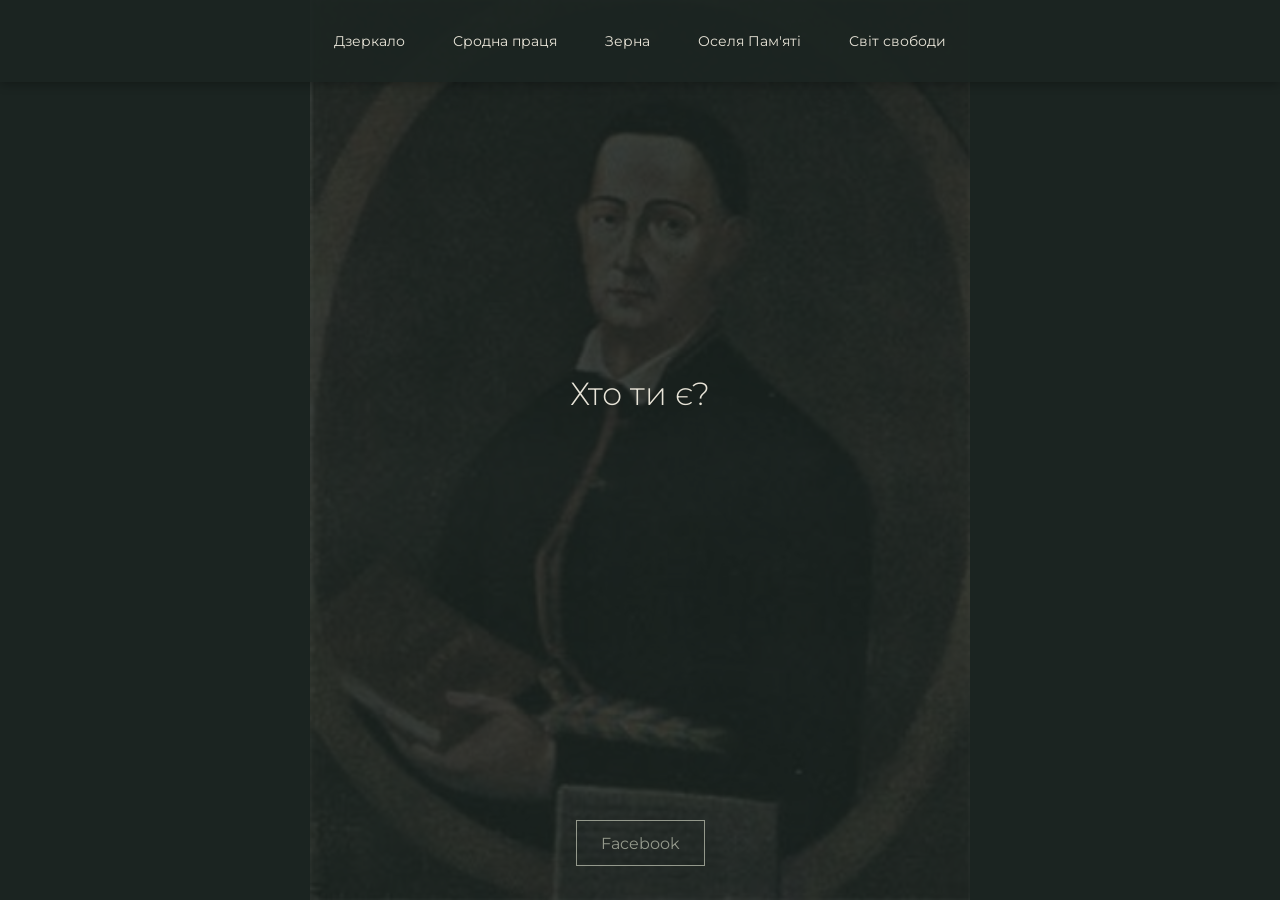
<file: index.html>
<!DOCTYPE html>
<html lang="uk">
<head>
    <meta charset="UTF-8">
    <meta name="viewport" content="width=device-width, initial-scale=1.0">
    <title>Григорій Сковорода: Сад думок</title>
    <link rel="stylesheet" href="css/style.css">
    <link rel="preconnect" href="https://fonts.googleapis.com">
    <link rel="preconnect" href="https://fonts.gstatic.com" crossorigin>
    <link href="https://fonts.googleapis.com/css2?family=Montserrat:wght@300;400&family=Lora:ital@1&display=swap" rel="stylesheet">
</head>
<body class="page-index">
    <header id="main-header"></header>
    <main class="mirror-container">
        <div id="mirror" class="mirror">
            <h1 id="mirror-question">Хто ти є?</h1>
        </div>
        <div id="quote-container" class="quote-container"></div>
    </main>
    <div id="main-footer"></div>
    <script src="js/main.js"></script>
</body>
</html>
</file>
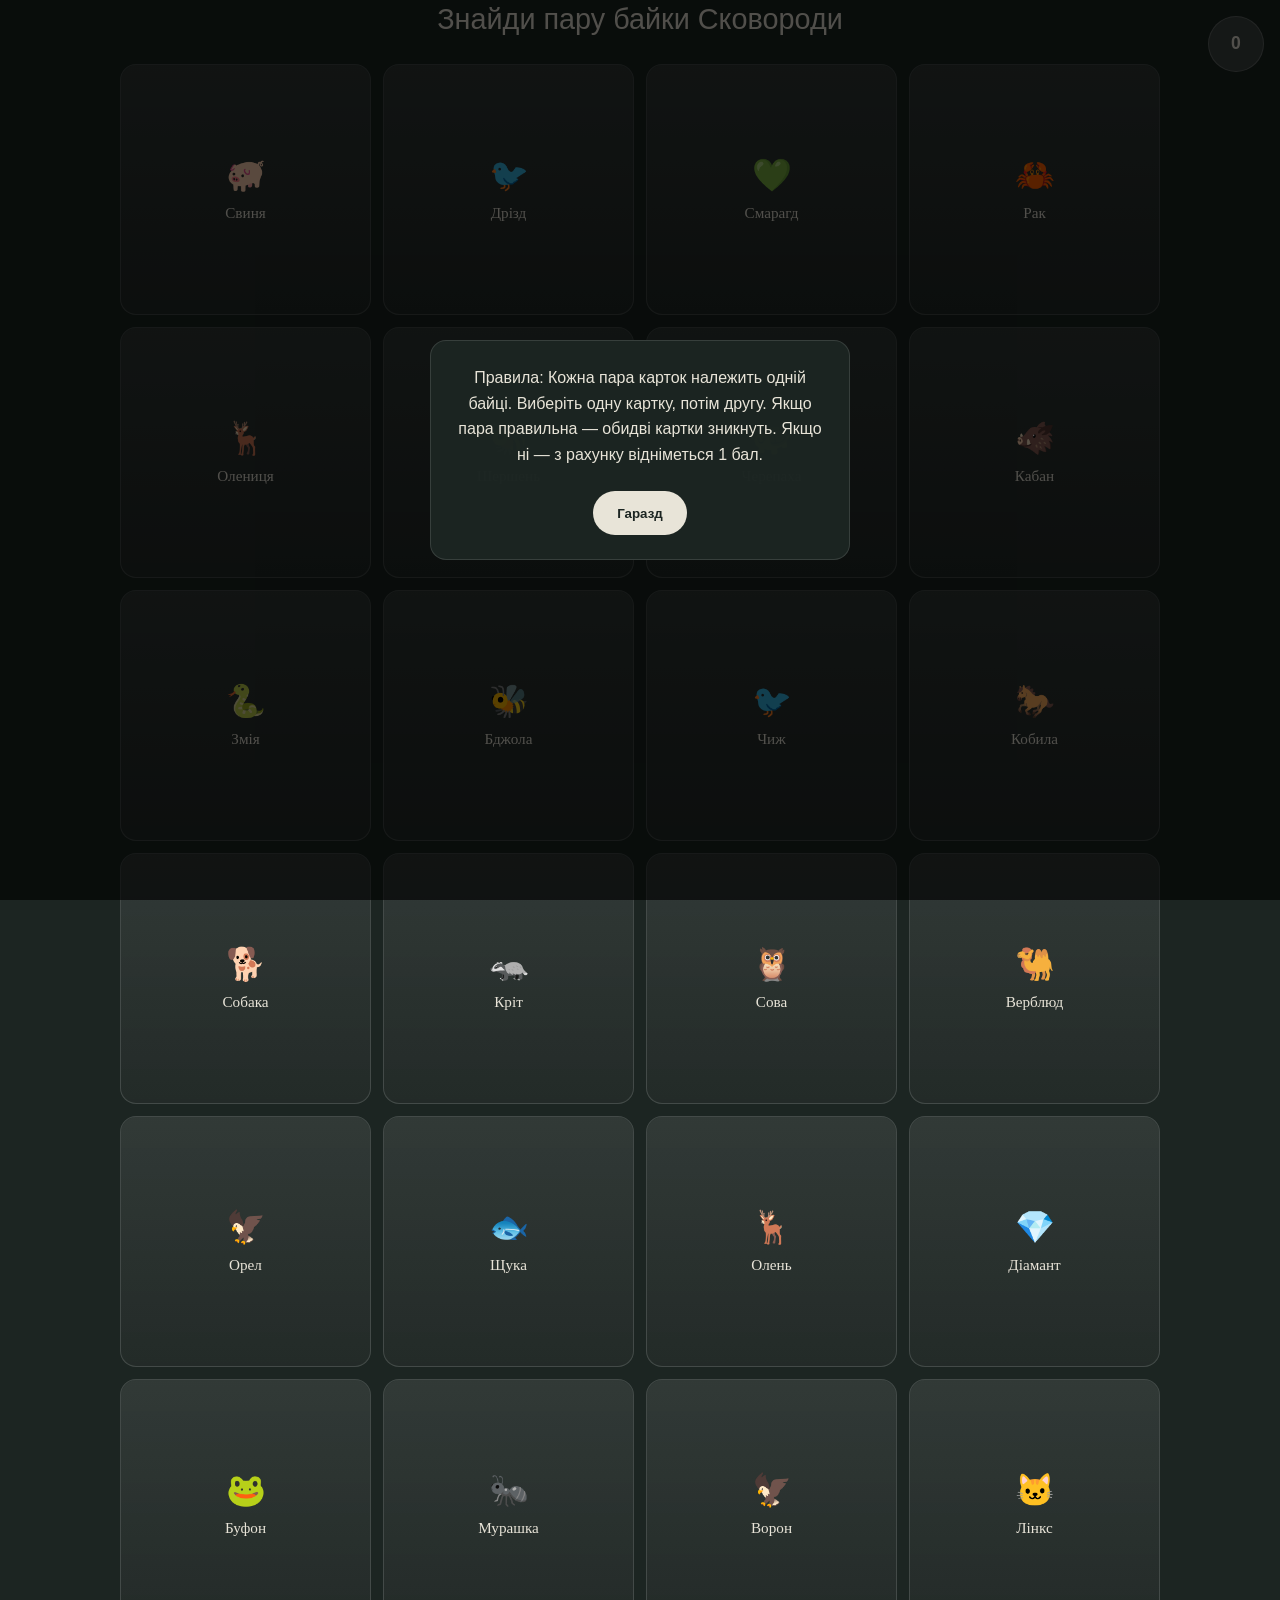
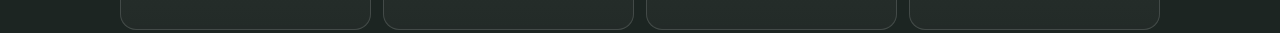
<file: fable-match.html>
<!DOCTYPE html>
<html lang="uk">
<head>
    <meta charset="UTF-8">
    <meta name="viewport" content="width=device-width, initial-scale=1.0">
    <title>Міні-гра: Знайди пару байки Сковороди</title>
    <link rel="stylesheet" href="css/style.css">
</head>
<body class="page-fable-game">
    <main>
        <section class="game-area">
            <h1 class="page-title">Знайди пару байки Сковороди</h1>

            <div class="scoreboard">
                <div class="score-card"><strong id="score-value">0</strong><span>Очки</span></div>
            </div>

            <div class="game-grid" id="game-grid"></div>
        </section>
    </main>

    <div class="modal-overlay hidden" id="modal-overlay">
        <div class="modal-box">
            <p id="modal-text"></p>
            <button class="modal-button" id="modal-close">Гаразд</button>
        </div>
    </div>

    <script src="js/fable-match.js"></script>
</body>
</html>
</file>
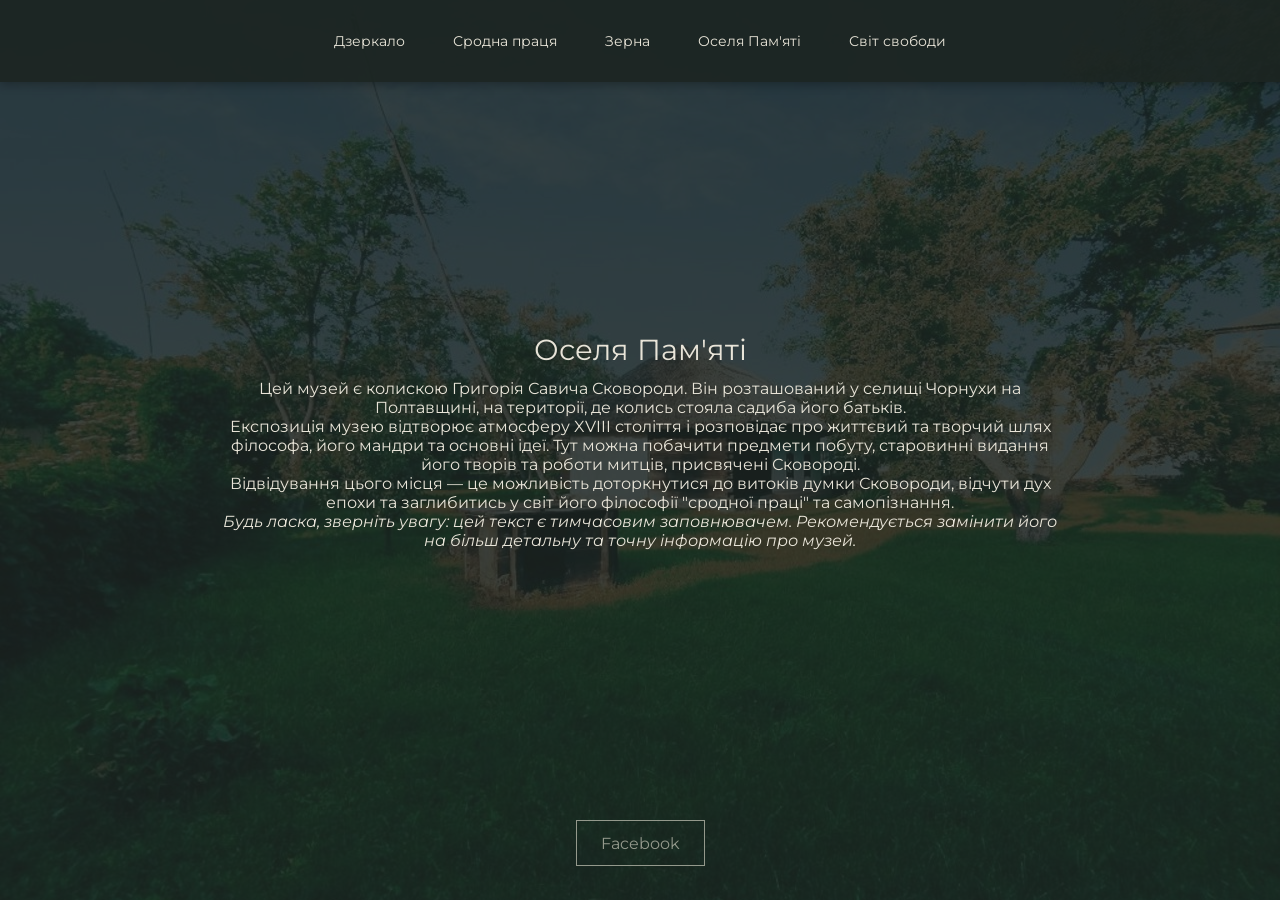
<file: oselia-pamiati.html>
<!DOCTYPE html>
<html lang="uk">
<head>
    <meta charset="UTF-8">
    <meta name="viewport" content="width=device-width, initial-scale=1.0">
    <title>Оселя Пам'яті — Сковорода: Сад думок</title>
    <link rel="stylesheet" href="css/style.css">
    <link rel="preconnect" href="https://fonts.googleapis.com">
    <link rel="preconnect" href="https://fonts.gstatic.com" crossorigin>
    <link href="https://fonts.googleapis.com/css2?family=Montserrat:wght@300;400&family=Lora:ital@1&display=swap" rel="stylesheet">
</head>
<body class="page-oselia-pamiati">
    <header id="main-header"></header>

    <main class="reflection-container">
        <div id="content-section">
            <h1 class="page-title">Оселя Пам'яті</h1>
            <p class="page-intro">Чорнухинський літературно-меморіальний музей Г. С. Сковороди — місце, де народився великий філософ.</p>
            
            <div class="page-content">
                <p>Цей музей є колискою Григорія Савича Сковороди. Він розташований у селищі Чорнухи на Полтавщині, на території, де колись стояла садиба його батьків.</p>
                <p>Експозиція музею відтворює атмосферу XVIII століття і розповідає про життєвий та творчий шлях філософа, його мандри та основні ідеї. Тут можна побачити предмети побуту, старовинні видання його творів та роботи митців, присвячені Сковороді.</p>
                <p>Відвідування цього місця — це можливість доторкнутися до витоків думки Сковороди, відчути дух епохи та заглибитись у світ його філософії "сродної праці" та самопізнання.</p>
                <p><em>Будь ласка, зверніть увагу: цей текст є тимчасовим заповнювачем. Рекомендується замінити його на більш детальну та точну інформацію про музей.</em></p>
            </div>
        </div>
    </main>

    <div id="main-footer"></div>
    <script src="js/main.js"></script>
</body>
</html>
</file>
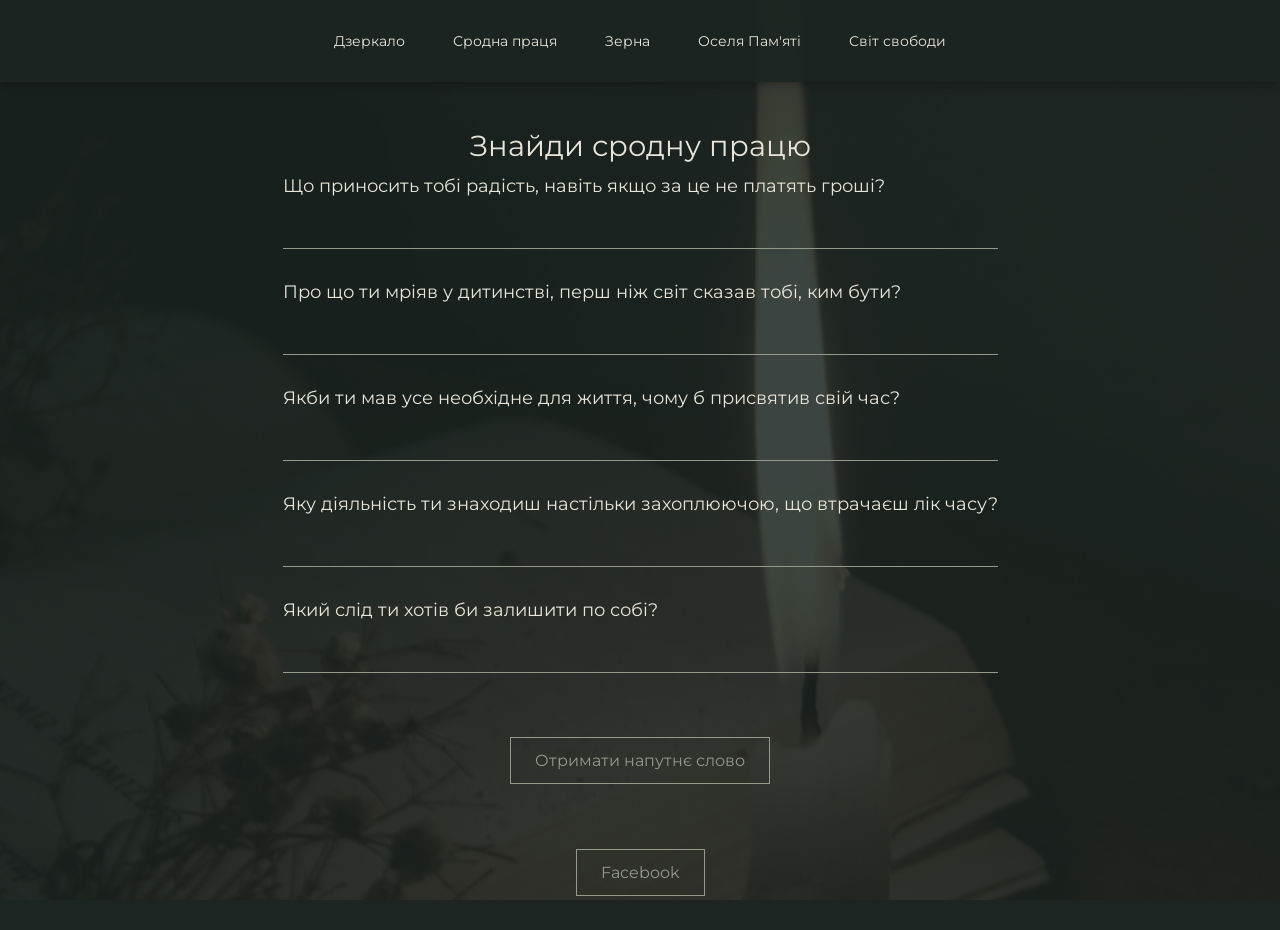
<file: srodna-pratsia.html>
<!DOCTYPE html>
<html lang="uk">
<head>
    <meta charset="UTF-8">
    <meta name="viewport" content="width=device-width, initial-scale=1.0">
    <title>Сродна праця — Сковорода: Сад думок</title>
    <link rel="stylesheet" href="css/style.css">
    <link rel="preconnect" href="https://fonts.googleapis.com">
    <link rel="preconnect" href="https://fonts.gstatic.com" crossorigin>
    <link href="https://fonts.googleapis.com/css2?family=Montserrat:wght@300;400&family=Lora:ital@1&display=swap" rel="stylesheet">
</head>
<body class="page-srodna-pratsia">
    <header id="main-header"></header>

    <main class="reflection-container">
        <div id="questions-section">
            <h1 class="page-title">Знайди сродну працю</h1>
            <p class="page-intro">Дай відповідь на п'ять питань, щоб зазирнути в себе. Відповіді не зберігаються, вони — лише для тебе.</p>
            <form id="reflection-form">
                <div class="question-block">
                    <label for="q1">Що приносить тобі радість, навіть якщо за це не платять гроші?</label>
                    <input type="text" id="q1" name="q1" class="reflection-input">
                </div>
                <div class="question-block">
                    <label for="q2">Про що ти мріяв у дитинстві, перш ніж світ сказав тобі, ким бути?</label>
                    <input type="text" id="q2" name="q2" class="reflection-input">
                </div>
                <div class="question-block">
                    <label for="q3">Якби ти мав усе необхідне для життя, чому б присвятив свій час?</label>
                    <input type="text" id="q3" name="q3" class="reflection-input">
                </div>
                <div class="question-block">
                    <label for="q4">Яку діяльність ти знаходиш настільки захоплюючою, що втрачаєш лік часу?</label>
                    <input type="text"id="q4" name="q4" class="reflection-input">
                </div>
                <div class="question-block">
                    <label for="q5">Який слід ти хотів би залишити по собі?</label>
                    <input type="text" id="q5" name="q5" class="reflection-input">
                </div>
                <button type="submit" class="reflection-button">Отримати напутнє слово</button>
            </form>
        </div>

        <div id="result-section" class="hidden">
            <h2 id="result-title"></h2>
            <div id="result-content"></div>
            <a href="srodna-pratsia.html" class="reflection-button">Пройти ще раз</a>
        </div>
    </main>

    <div id="main-footer"></div>
    <script src="js/main.js"></script>
    <script src="js/reflection.js"></script>
</body>
</html>
</file>
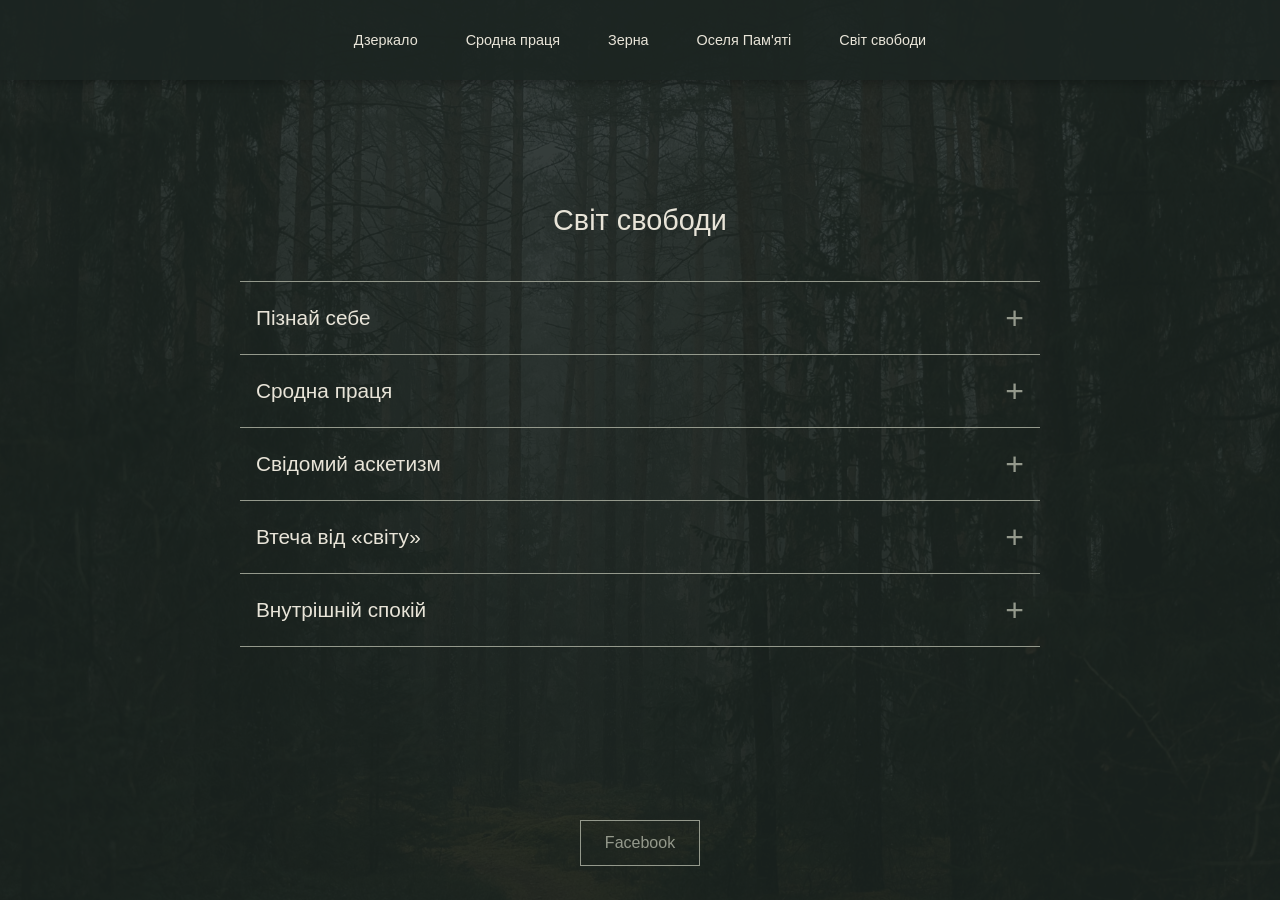
<file: svit-svobody.html>
<!DOCTYPE html>
<html lang="uk">
<head>
    <meta charset="UTF-8">
    <meta name="viewport" content="width=device-width, initial-scale=1.0">
    <title>Світ свободи — Сковорода: Сад думок</title>
    <link rel="stylesheet" href="css/style.css">
    <link rel="icon" href="assets/favicon.png" type="image/png">
</head>
<body class="page-svit-svobody">

    <header id="main-header"></header>

    <main class="reflection-container">
        <h1 class="page-title">Світ свободи</h1>
        <p class="page-intro">Життя Сковороди — це свідомий маніфест абсолютної внутрішньої свободи. П'ять принципів, що вели його до неї:</p>
        
        <div class="accordion">
            <div class="accordion-item">
                <button class="accordion-header">Пізнай себе</button>
                <div class="accordion-content">
                    <p>Справжня свобода починається зсередини, коли людина відкриває свій внутрішній світ і розуміє власну унікальну природу.</p>
                </div>
            </div>

            <div class="accordion-item">
                <button class="accordion-header">Сродна праця</button>
                <div class="accordion-content">
                    <p>Щасливим і вільним стає лише той, хто знаходить своє істинне покликання і займається справою, до якої має вроджений хист.</p>
                </div>
            </div>

            <div class="accordion-item">
                <button class="accordion-header">Свідомий аскетизм</button>
                <div class="accordion-content">
                    <p>Сковорода обрав незалежність від матеріальних багатств, посад та чинів, щоб жодні земні пута не могли обмежити його дух.</p>
                </div>
            </div>

            <div class="accordion-item">
                <button class="accordion-header">Втеча від «світу»</button>
                <div class="accordion-content">
                    <p>Філософ успішно уникав гонитви за фальшивими суспільними стереотипами, марнославством та залежністю від чужої думки.</p>
                </div>
            </div>

            <div class="accordion-item">
                <button class="accordion-header">Внутрішній спокій</button>
                <div class="accordion-content">
                    <p>Головною метою життя Сковорода вважав «мир душевний», який неможливо відібрати, якщо людина живе в гармонії з Богом і собою.</p>
                </div>
            </div>

            <div class="accordion-item accordion-item-hidden">
                <button class="accordion-header">Відлуння</button>
                <div class="accordion-content">
                    <p>Свобода всередині тебе. Чи знайшов ти її?</p>
                </div>
            </div>
        </div>
    </main>

    <div id="main-footer"></div>
    <script src="js/main.js"></script>
    <script src="js/accordion.js"></script>

</body>
</html>
</file>
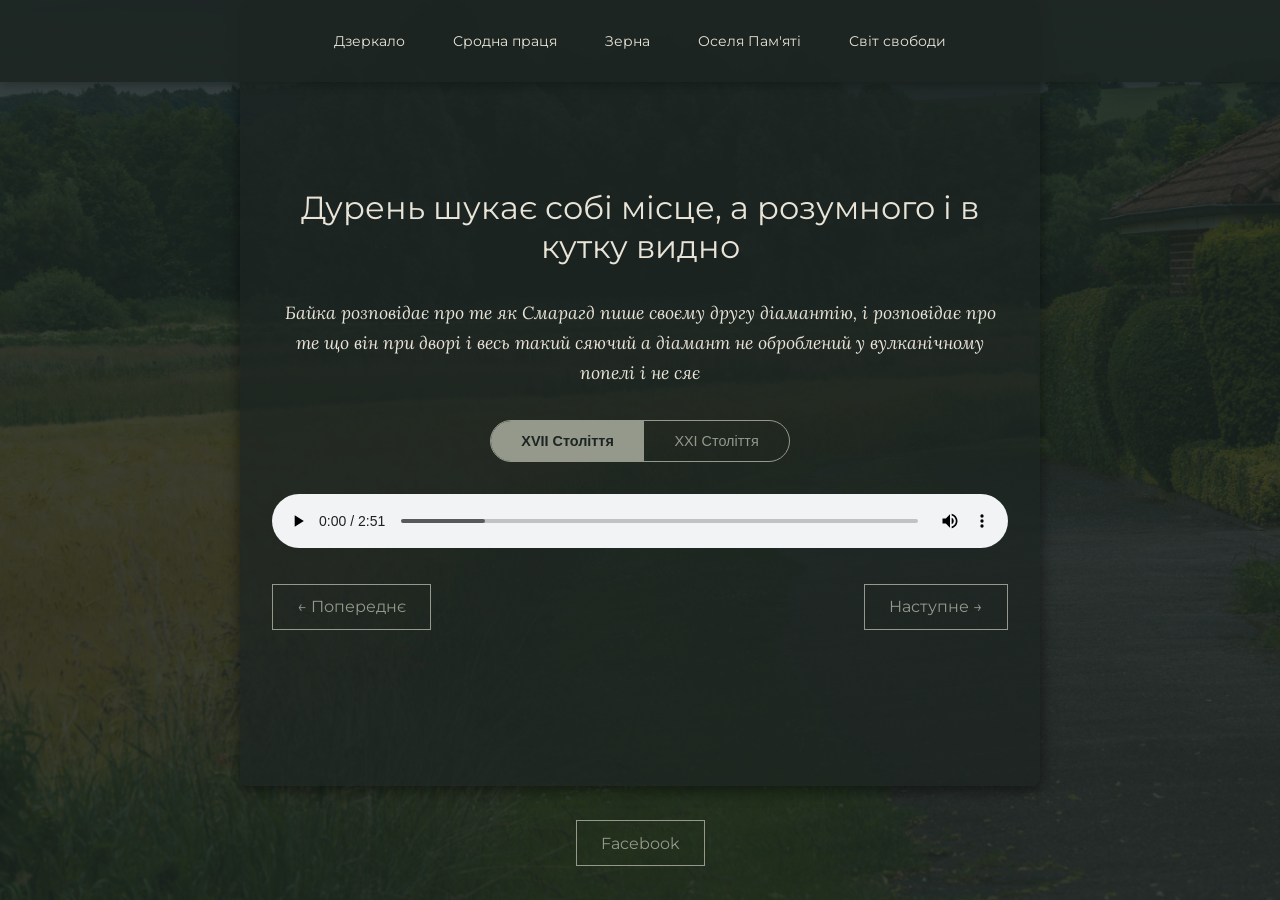
<file: zerna.html>
<!DOCTYPE html>
<html lang="uk">
<head>
    <meta charset="UTF-8">
    <meta name="viewport" content="width=device-width, initial-scale=1.0">
    <title>Зерна — Сковорода: Сад думок</title>
    <link rel="stylesheet" href="css/style.css">
    <link rel="preconnect" href="https://fonts.googleapis.com">
    <link rel="preconnect" href="https://fonts.gstatic.com" crossorigin>
    <link href="https://fonts.googleapis.com/css2?family=Montserrat:wght@300;400&family=Lora:ital@1&display=swap" rel="stylesheet">
</head>
<body class="page-zerna">
    <header id="main-header"></header>

    <main class="grains-container">
        <div class="grains-slider">
            <div class="grain-slide">
                <div class="grain-content">
                    <h2 id="grain-title" class="grain-title"></h2>
                    <p id="grain-description" class="grain-quote"></p>
                </div>
                <div class="century-toggle">
                    <button id="btn-17c" class="century-button active" data-century="17c">XVII Століття</button>
                    <button id="btn-20c" class="century-button" data-century="20c">XXI Століття</button>
                </div>
                <audio id="grain-audio" controls>
                    <source src="" type="audio/mpeg">
                    Your browser does not support the audio element.
                </audio>
                <div class="grain-controls">
                    <button id="prev-grain" class="grain-button">&larr; Попереднє</button>
                    <button id="next-grain" class="grain-button">Наступне &rarr;</button>
                </div>
            </div>
        </div>
    </main>

    <div id="main-footer"></div>
    <script src="js/main.js"></script>
    <script src="js/grains.js"></script>
</body>
</html>
</file>
<file: css/style.css>
:root {
    --night-sky: #1c2522; /* Deep dark green/blue */
    --light-text: #e8e4d8; /* Off-white, like linen, for main text */
    --moss: #94998c; /* Muted green */
    --clay: #a67b5b; /* Earthy brown/clay */
    --font-main: 'Montserrat', sans-serif;
    --font-accent: 'Lora', serif;

    /* Derived variables for consistency */
    --linen: var(--light-text); /* Alias for backward compatibility if needed */
    --clay-transparent: rgba(166, 123, 91, 0.5); /* Clay color with 50% opacity */
}

* {
    box-sizing: border-box;
    margin: 0;
    padding: 0;
}

body {
    background-color: var(--night-sky);
    color: var(--light-text);
    font-family: var(--font-main);
    display: flex;
    flex-direction: column;
    min-height: 100vh;
   
    background-size: cover;
    background-position: center center;
    background-attachment: fixed;
    position: relative;
    z-index: 0;
}

body::before {
    content: '';
    position: fixed;
    top: 0; left: 0; right: 0; bottom: 0;
    background-color: rgba(28, 37, 34, 0.85); /* var(--night-sky) with opacity */
    z-index: -1;
}

/* --- Page-specific backgrounds --- */
/* Вам потрібно знайти зображення та зберегти їх у папку assets */
.page-index { background-image: url('../assets/background-main.jpg');     background-size: contain;
    background-repeat: no-repeat;} /* Наприклад, портрет Сковороди */
.page-srodna-pratsia { background-image: url('../assets/background-work.jpg'); } /* Наприклад, побутова сцена, стіл з книгами */
.page-zerna { background-image: url('../assets/background-nature.jpg'); } /* Наприклад, поле, природа */
.page-svit-svobody { background-image: url('../assets/background-road.jpg'); } /* Наприклад, поле, природа */
.page-oselia-pamiati { background-image: url('../assets/background-museum.jpg'); } 
.page-404 { background-image: url('../assets/background-road.jpg'); } 

/* Page-specific backgrounds */
.page-fable-game { background-image: none; }

/* Fable match game styles */
.page-fable-game main {
    min-height: 100vh;
    display: flex;
    align-items: center;
    justify-content: center;
    padding: 3px;
}

.game-area {
    width: min(100%, 1040px);
    display: flex;
    flex-direction: column;
    gap: 1rem;
    align-items: center;
}

.scoreboard {
    position: fixed;
    top: 1rem;
    right: 1rem;
    width: 56px;
    height: 56px;
    display: flex;
    align-items: center;
    justify-content: center;
    z-index: 100;
}

.score-card {
    width: 100%;
    height: 100%;
    background: rgba(255, 255, 255, 0.15);
    border: 1px solid rgba(255, 255, 255, 0.2);
    border-radius: 50%;
    padding: 0;
    text-align: center;
    display: flex;
    align-items: center;
    justify-content: center;
}

.score-card strong {
    font-size: 1.1rem;
    line-height: 1;
    color: var(--linen);
}

.score-card span {
    display: none;
}

.game-grid {
    display: grid;
    grid-template-columns: repeat(4, minmax(0, 1fr));
    gap: 0.75rem;
    justify-content: center;
    width: 100%;
    max-width: 1040px;
    margin: 0 auto;
}

.card {
    background: rgba(255, 255, 255, 0.06);
    border: 1px solid rgba(255, 255, 255, 0.12);
    border-radius: 1rem;
    aspect-ratio: 1 / 1;
    display: flex;
    flex-direction: column;
    align-items: center;
    justify-content: center;
    padding: 1rem;
    text-align: center;
    color: var(--light-text);
    cursor: pointer;
    transition: transform 0.2s ease, border-color 0.2s ease, background-color 0.2s ease, opacity 0.2s ease;
    position: relative;
    user-select: none;
}

.card::before {
    content: '';
    position: absolute;
    inset: 0;
    background: linear-gradient(180deg, rgba(255,255,255,0.04), rgba(0,0,0,0.14));
    border-radius: 1rem;
    pointer-events: none;
}

.card-icon {
    font-size: 2rem;
    margin-bottom: 0.5rem;
    z-index: 1;
}

.card.selected {
    background-color: rgba(100, 190, 120, 0.35);
    border-color: rgba(114, 214, 131, 0.8);
    transform: translateY(-4px);
}

.card.matched {
    opacity: 0;
    pointer-events: none;
    transform: scale(0.95);
}

.card-text {
    position: relative;
    z-index: 1;
    font-family: var(--font-accent);
    font-size: 0.95rem;
    line-height: 1.4;
    color: var(--light-text);
    word-break: break-word;
}

.modal-overlay {
    position: fixed;
    inset: 0;
    background: rgba(0, 0, 0, 0.65);
    display: flex;
    align-items: center;
    justify-content: center;
    padding: 1.5rem;
    z-index: 1000;
}

.modal-box {
    width: min(100%, 420px);
    background: rgba(28, 37, 34, 0.98);
    border: 1px solid rgba(255, 255, 255, 0.12);
    border-radius: 1rem;
    padding: 1.5rem;
    text-align: center;
}

.modal-box p {
    color: var(--light-text);
    font-size: 1rem;
    line-height: 1.6;
    margin-bottom: 1.5rem;
}

.modal-button {
    background: var(--linen);
    color: var(--night-sky);
    border: none;
    border-radius: 999px;
    padding: 0.9rem 1.5rem;
    font-weight: 600;
    cursor: pointer;
}

.hidden {
    display: none !important;
}

.card.disabled {
    cursor: default;
    opacity: 0.6;
}

@media (max-width: 700px) {
    .card-text {
        font-size: 0.7rem;
    }
}

/* Header and Navigation */
#main-header {
    width: 100%;
    padding: 1.5rem 2rem; /* Adjusted padding */
    position: fixed; /* Keep nav visible */
    top: 0;
    left: 0;
    z-index: 100;
    background-color: rgba(28, 37, 34, 0.9); /* Semi-transparent night-sky */
    box-shadow: 0 2px 10px rgba(0, 0, 0, 0.3); /* Subtle shadow */
}

nav {
    display: flex;
    justify-content: center;
    gap: 2rem;
}

nav a {
    color: var(--light-text);
    text-decoration: none;
    font-size: 0.9rem;
    padding: 0.5rem;
    transition: color 0.3s ease, transform 0.3s ease;
}

nav a:hover, nav a.active {
    color: var(--linen);
}

/* Main Content Area */
main {
    flex-grow: 1;
    display: flex;
    flex-direction: column;
    justify-content: center;
    align-items: center;
    text-align: center;
    position: relative;
}

/* Mirror Page Specifics */
.mirror-container {
    perspective: 1000px;
}

#mirror {
    cursor: pointer;
    transition: opacity 1s ease-out, transform 1s ease-out;
}

#mirror-question {
    font-weight: 300;
    font-size: 2rem;
    color: var(--light-text);
    transition: color 0.5s;
}

#mirror:hover #mirror-question {
    color: var(--light-text);
}

/* Quote styles */
.quote-container {
    position: absolute;
    top: 50%;
    left: 50%;
    transform: translate(-50%, -50%);
    width: 80%;
    max-width: 600px;
}

.quote-text {
    font-family: var(--font-accent);
    font-size: 1.5rem;
    font-style: italic;
    line-height: 1.6;
    color: var(--light-text);
    opacity: 0;
    transform: scale(0.95) translateZ(-50px);
    transition: opacity 2s ease-in-out, transform 2s ease-in-out;
}

.quote-text.visible {
    opacity: 1;
    transform: scale(1) translateZ(0);
}

/* Fade out effect for the question */
.fade-out {
    opacity: 0 !important;
    transform: scale(1.1);
}

/* Reflection Page Styles */
.reflection-container {
    padding: 8rem 2rem 2rem; /* Adjusted padding-top to account for fixed header */
    width: 100%;
    overflow-y: auto;
    max-width: 900px; /* Limit width for better readability */
    margin: 0 auto; /* Center the container */
}

.page-title {
    font-size: 1.8rem;
    font-weight: 400;
    color: var(--light-text);
    margin-bottom: 0.75rem;
}

.page-intro {
    display: none;
    margin-right: auto;
}

.question-block {
    margin-bottom: 2rem;
    text-align: left;
}

.question-block label {
    display: block;
    margin-bottom: 0.75rem;
    font-size: 1.1rem;
    color: var(--light-text);
}

.reflection-input {
    width: 100%;
    background-color: transparent;
    border: none;
    border-bottom: 1px solid var(--moss);
    padding: 0.5rem;
    font-family: var(--font-main);
    font-size: 1.2rem;
    color: var(--light-text);
    outline: none;
    transition: border-color 0.3s ease;
}

.reflection-input:focus {
    border-bottom-color: var(--light-text);
}

.reflection-button {
    display: inline-block;
    background-color: transparent;
    border: 1px solid var(--moss);
    color: var(--moss);
    padding: 0.8rem 1.5rem;
    font-family: var(--font-main);
    font-size: 1rem;
    text-decoration: none;
    cursor: pointer;
    margin-top: 2rem;
    transition: background-color 0.3s ease, color 0.3s ease;
}

.reflection-button:hover {
    background-color: var(--moss);
    color: var(--night-sky);
}

#result-section {
    text-align: center;
    animation: fadeIn 1.5s ease-in-out;
}

#result-section.hidden {
    display: none;
}

#result-title {
    font-family: var(--font-accent);
    font-style: italic;
    font-size: 1.8rem;
    color: var(--light-text);
    margin-bottom: 2rem;
}

#result-content p {
    margin-bottom: 1.5rem;
    line-height: 1.7;
    color: var(--light-text);
    text-align: left;
}

#result-content strong {
    font-weight: 600;
    color: var(--light-text); /* Making fable titles stand out a bit more */
}

/* General utility classes */
.hidden {
    display: none;
}

@keyframes fadeIn {
    from { opacity: 0; transform: translateY(20px); }
    to { opacity: 1; transform: translateY(0); }
}

/* --- Mobile Navigation --- */
.nav-toggle {
    display: none;
    position: absolute;
    top: 2rem;
    right: 2rem;
    z-index: 1000;
    cursor: pointer;
    background: transparent;
    border: 0;
    width: 2rem;
    height: 2rem;
}

.hamburger {
    display: block;
    position: relative;
    width: 2rem;
    height: 3px;
    background: var(--light-text);
    transition: transform 0.3s ease-in-out;
}

.hamburger::before,
.hamburger::after {
    content: '';
    position: absolute;
    left: 0;
    width: 100%;
    height: 3px;
    background: var(--light-text);
    transition: transform 0.3s ease-in-out, top 0.3s ease-in-out, bottom 0.3s ease-in-out;
}

.hamburger::before {
    top: -10px;
}

.hamburger::after {
    bottom: -10px;
}

#main-header.nav-open .hamburger {
    transform: rotate(45deg);
}

#main-header.nav-open .hamburger::before {
    top: 0;
    transform: rotate(90deg);
}

#main-header.nav-open .hamburger::after {
    bottom: 0;
    transform: rotate(90deg);
}


@media (max-width: 768px) {
    .nav-toggle {
        display: block;
    }

    nav {
        position: fixed;
        top: 0;
        left: 0;
        right: 0;
        bottom: 0;
        background-color: rgba(28, 37, 34, 0.98);
        flex-direction: column;
        align-items: center;
        justify-content: center;
        transform: translateX(100%);
        transition: transform 0.4s cubic-bezier(0.23, 1, 0.32, 1);
        gap: 2.5rem;
    }

    #main-header.nav-open nav {
        transform: translateX(0);
    }

    nav a {
        font-size: 1.5rem;
        opacity: 0;
        transform: translateY(20px);
        transition: opacity 0.4s ease, transform 0.4s ease;
    }

    #main-header.nav-open nav a {
        opacity: 1;
        transform: translateY(0);
    }

    /* Staggered animation for links */
    #main-header.nav-open nav a:nth-child(1) { transition-delay: 0.1s; }
    #main-header.nav-open nav a:nth-child(2) { transition-delay: 0.2s; }
    #main-header.nav-open nav a:nth-child(3) { transition-delay: 0.3s; }
    #main-header.nav-open nav a:nth-child(4) { transition-delay: 0.4s; }
    #main-header.nav-open nav a:nth-child(5) { transition-delay: 0.5s; }
}

/* --- Accordion Styles --- */
.accordion {
    width: 100%;
    max-width: 800px;
    margin: 2rem auto;
    text-align: left;
}

.accordion-item {
    border-bottom: 1px solid var(--moss);
    transition: background-color 0.3s ease;
}

.accordion-item:first-of-type {
    border-top: 1px solid var(--moss);
}

.accordion-header {
    width: 100%;
    background: transparent;
    border: none;
    padding: 1.5rem 1rem;
    font-family: var(--font-main);
    font-size: 1.3rem;
    color: var(--light-text);
    text-align: left;
    cursor: pointer;
    position: relative;
    transition: color 0.3s ease;
}

.accordion-header::after {
    content: '+';
    position: absolute;
    right: 1rem;
    top: 50%;
    transform: translateY(-50%);
    font-size: 2rem;
    font-weight: 300;
    color: var(--moss);
    transition: transform 0.3s ease, color 0.3s ease;
}

.accordion-item.active .accordion-header::after {
    transform: translateY(-50%) rotate(45deg);
}

.accordion-item:hover .accordion-header {
    color: var(--linen);
}
.accordion-item:hover .accordion-header::after {
    color: var(--linen);
}

.accordion-content {
    max-height: 0;
    overflow: hidden;
    transition: max-height 0.4s cubic-bezier(0.23, 1, 0.32, 1), padding 0.3s ease;
    padding: 0 1.5rem;
}

.accordion-content p {
    padding-bottom: 1.5rem;
    line-height: 1.7;
    color: var(--light-text);
    opacity: 0;
    transition: opacity 0.5s ease 0.1s;
}

.accordion-item.active .accordion-content {
    max-height: 20rem; /* Adjust as needed */
    padding-top: 0.5rem;
}

.accordion-item.active .accordion-content p {
    opacity: 1;
}

.accordion-item-hidden {
    display: none;
    opacity: 0;
    transition: opacity 0.8s ease-in-out;
}

.accordion-item-hidden.revealed {
    display: block;
    opacity: 1;
}

/* --- 404 Page Styles --- */
.page-404 .lost-traveler-container {
    display: flex;
    flex-direction: column;
    justify-content: center;
    align-items: center;
    gap: 2rem;
    padding: 2rem;
}

.page-404 .traveler-silhouette {
    max-width: 150px;
    opacity: 0.7;
    filter: drop-shadow(0 0 15px var(--clay-transparent));
    animation: fadeIn 2s ease-in-out;
}

.page-404 .error-text-container {
    max-width: 500px;
}

.page-404 .error-message {
    font-family: var(--font-accent);
    font-size: 1.3rem;
    font-style: italic;
    line-height: 1.7;
    margin-bottom: 2.5rem;
    animation: fadeIn 2.5s ease-in-out;
}

.page-404 .reflection-button {
    animation: fadeIn 3s ease-in-out;
}

/* --- Footer Styles --- */
#main-footer {
    padding: 2rem;
    text-align: center;
}

.footer-container {
    position: relative;
    height: 50px; /* Give the container some space */
    display: flex;
    justify-content: center;
    align-items: center;
}

#fb-link {
    display: inline-block;
    border: 1px solid var(--moss);
    color: var(--moss);
    padding: 0.8rem 1.5rem;
    text-decoration: none;
    font-family: var(--font-main);
    transition: transform 0.5s cubic-bezier(0.68, -0.55, 0.27, 1.55), background-color 0.3s ease, color 0.3s ease;
    position: relative;
    cursor: pointer;
    white-space: nowrap; /* Prevent text from wrapping */
}

#fb-link:hover {
    background-color: var(--moss);
    color: var(--night-sky);
}

.catch-phrase {
    display: none;
    opacity: 0;
    font-family: var(--font-accent);
    font-style: italic;
    transition: opacity 0.5s ease;
}

/* --- Grains Slider Styles --- */
.grains-container {
    max-width: 800px;
    width: 90%;
    padding: 2rem;
    margin: 0 auto;
    background-color: rgba(28, 37, 34, 0.75); /* Semi-transparent night-sky */
    border-radius: 8px;
    box-shadow: 0 4px 15px rgba(0,0,0,0.5);
}

body.page-zerna {
    transition: background-image 0.5s ease-in-out;
}

.century-toggle {
    display: flex;
    justify-content: center;
    margin-bottom: 2rem;
    border: 1px solid var(--moss);
    border-radius: 25px;
    overflow: hidden;
    max-width: 300px;
    margin-left: auto;
    margin-right: auto;
}

.century-button {
    flex-grow: 1;
    background-color: transparent;
    border: none;
    color: var(--moss);
    padding: 0.75rem 1rem;
    cursor: pointer;
    font-size: 0.9rem;
    transition: background-color 0.3s, color 0.3s;
}

.century-button:hover {
    color: var(--light-text);
}

.century-button.active {
    background-color: var(--moss);
    color: var(--night-sky);
    font-weight: bold;
}

.grain-content {
    margin-bottom: 2rem;
    min-height: 150px; /* Adjust as needed */
}

.grain-title {
    font-size: 2rem;
    font-weight: 400;
    margin: 2rem 0;
    color: var(--light-text);
    transition: opacity 0.3s ease-in-out;
}

.grain-quote {
    font-family: var(--font-accent);
    font-size: 1.1rem;
    font-style: italic;
    line-height: 1.7;
    color: var(--light-text);
    transition: opacity 0.3s ease-in-out;
}

#grain-audio {
    width: 100%;
    margin-bottom: 2rem;
}

.grain-controls {
    display: flex;
    justify-content: space-between;
}

.grain-button {
    background-color: transparent;
    border: 1px solid var(--moss);
    color: var(--moss);
    padding: 0.8rem 1.5rem;
    font-family: var(--font-main);
    font-size: 1rem;
    text-decoration: none;
    cursor: pointer;
    transition: background-color 0.3s ease, color 0.3s ease;
}

.grain-button:hover {
    background-color: var(--moss);
    color: var(--night-sky);
}
</file>
